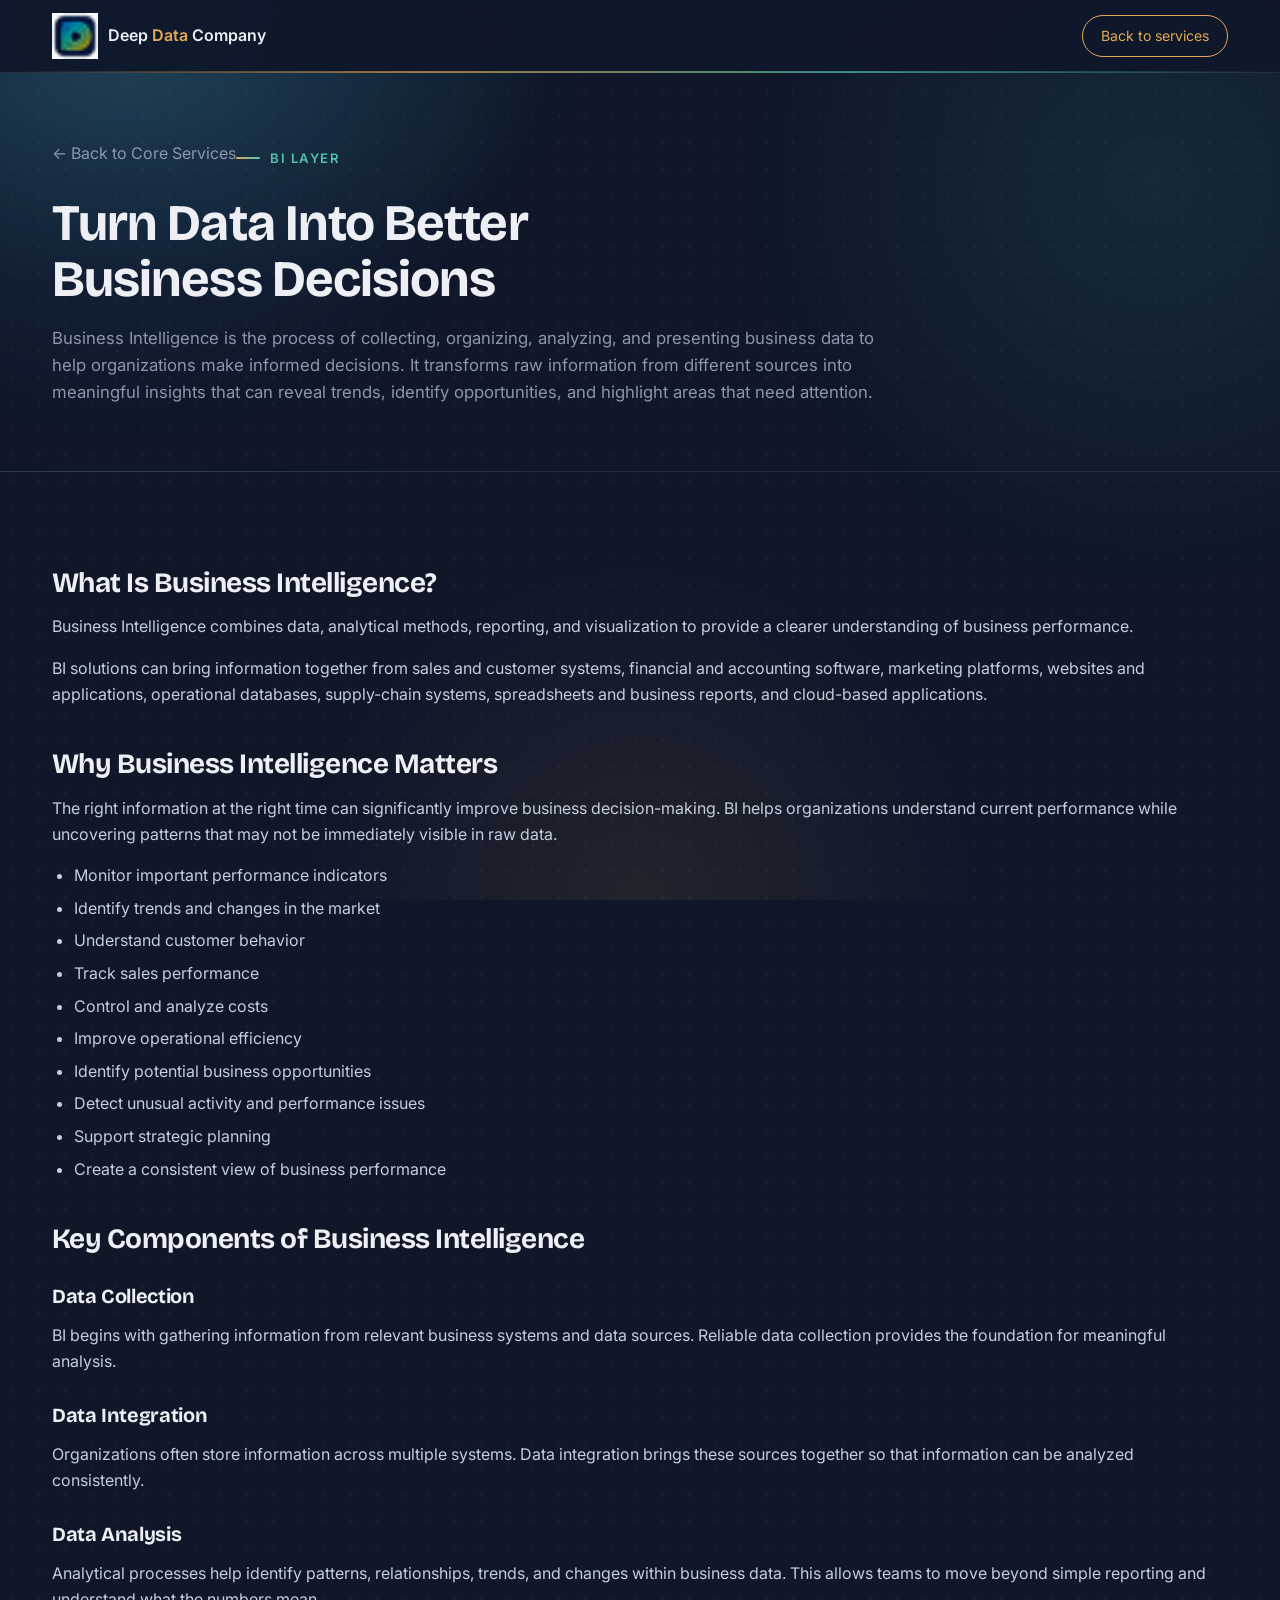
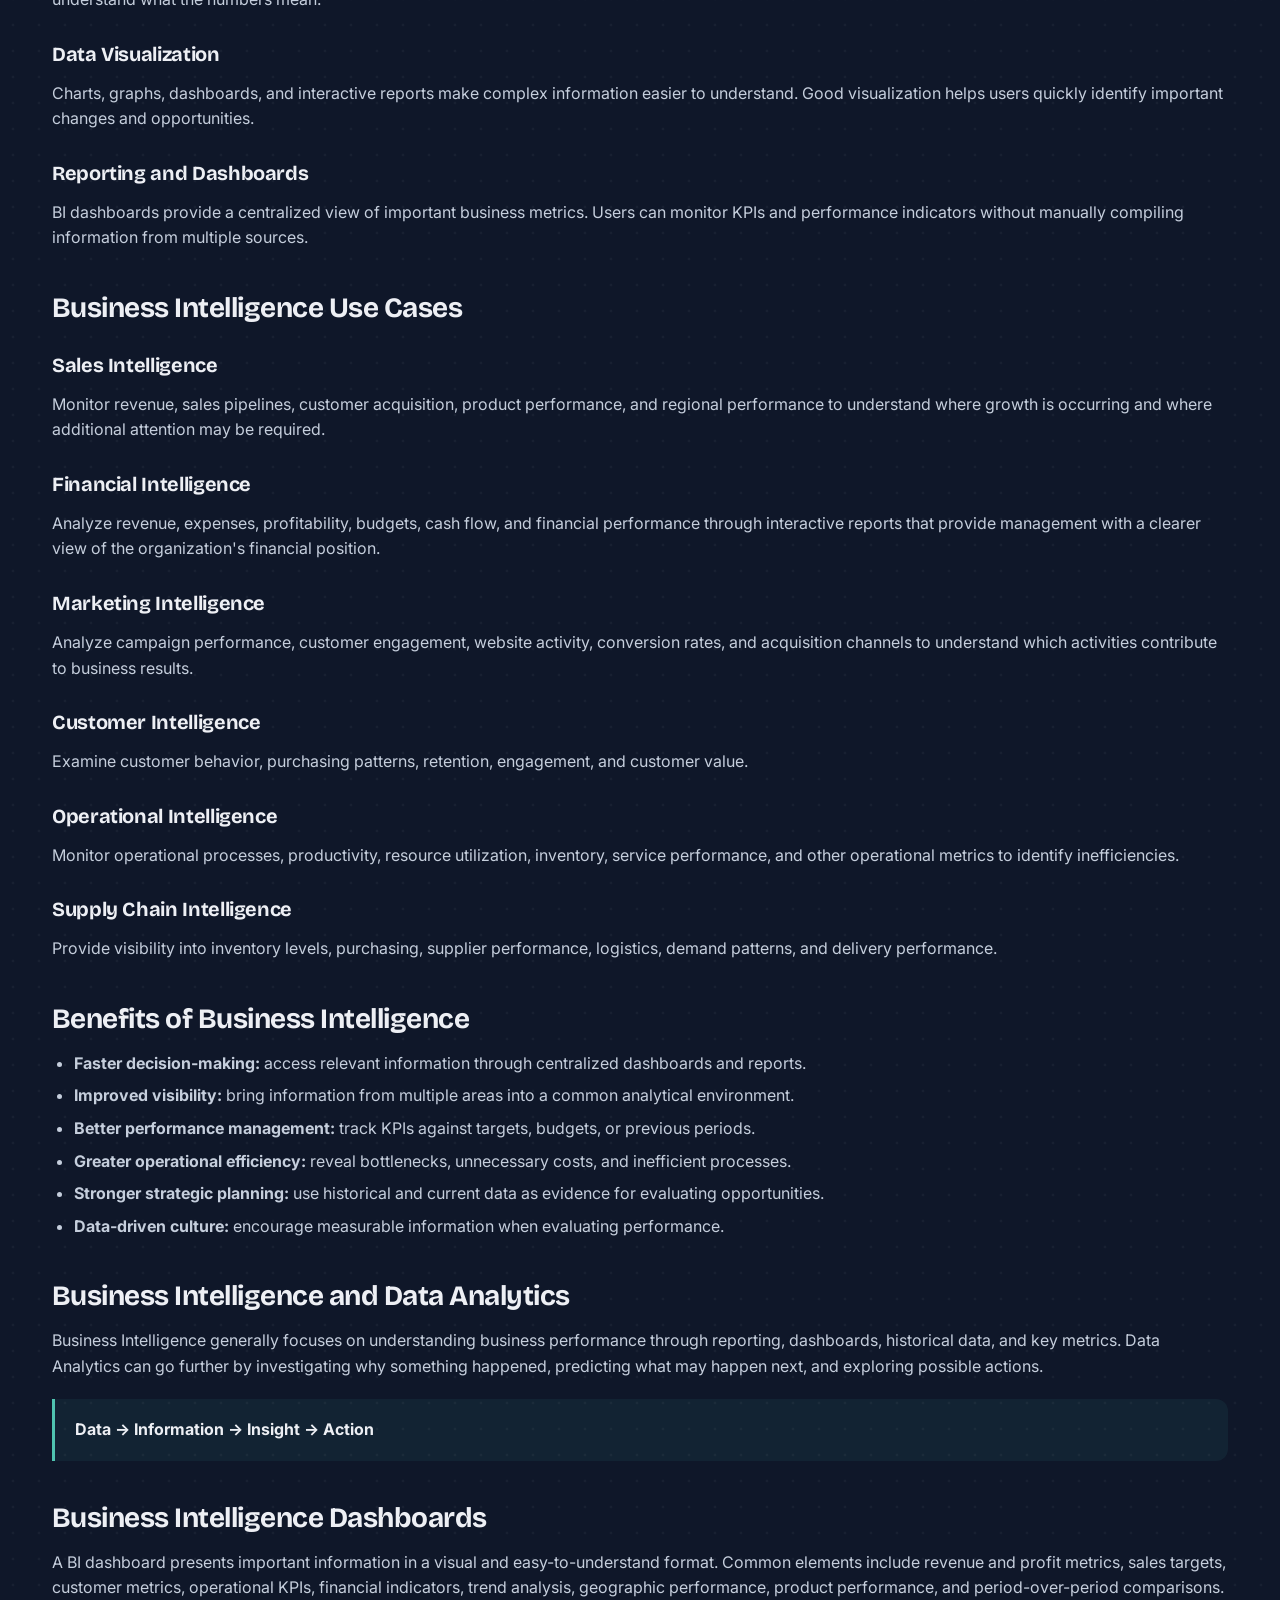
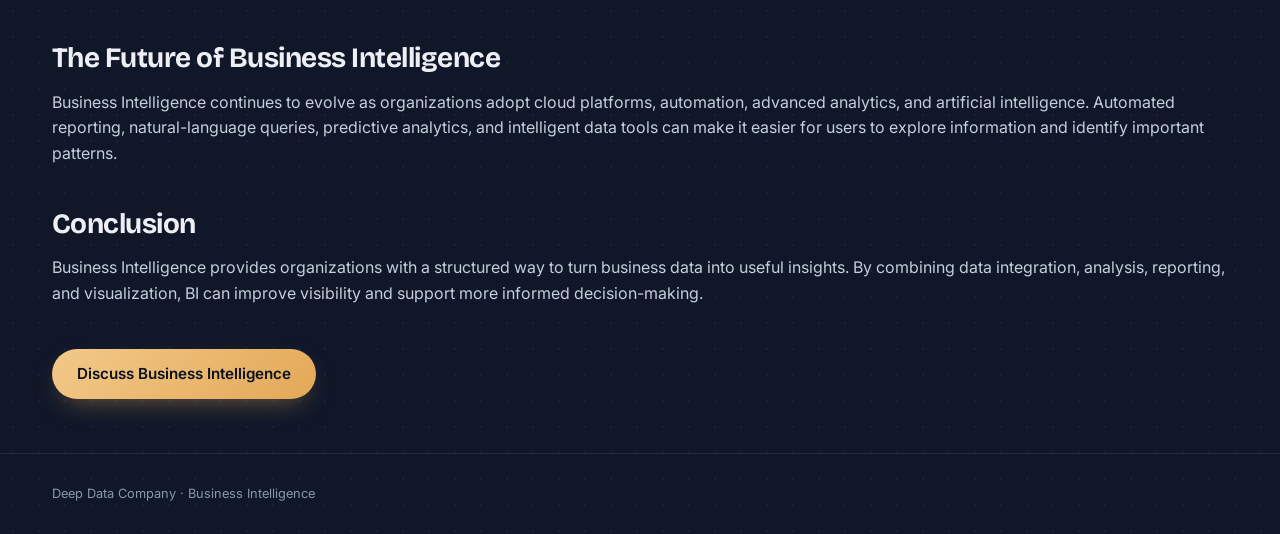
<file: business-intelligence.html>
<!doctype html><html lang="en"><head><meta charset="utf-8"><meta name="viewport" content="width=device-width,initial-scale=1"><title>Business Intelligence — Deep Data Company</title><link rel="icon" type="image/png" href="/favicon.png"><link rel="stylesheet" href="shared.css"><link rel="preconnect" href="https://fonts.googleapis.com"><link href="https://fonts.googleapis.com/css2?family=Bricolage+Grotesque:opsz,wght@12..96,400..800&amp;family=Inter:wght@400;500;600&amp;display=swap" rel="stylesheet"></head><body style="--stage-color:var(--teal)"><header class="nav"><div class="wrap"><a class="brand" href="index.html"><img class="brand-logo" src="/favicon.png" alt=""><span>Deep <span class="brand-accent">Data</span> Company</span></a><a class="nav-cta" href="index.html#services">Back to services</a></div></header><section class="detail-hero"><div class="wrap"><a class="back" href="index.html#services">← Back to Core Services</a><p class="eyebrow">BI Layer</p><h1>Turn Data Into Better Business Decisions</h1><p class="intro">Business Intelligence is the process of collecting, organizing, analyzing, and presenting business data to help organizations make informed decisions. It transforms raw information from different sources into meaningful insights that can reveal trends, identify opportunities, and highlight areas that need attention.</p></div></section><main class="detail-content"><div class="wrap"><h2>What Is Business Intelligence?</h2><p>Business Intelligence combines data, analytical methods, reporting, and visualization to provide a clearer understanding of business performance.</p><p>BI solutions can bring information together from sales and customer systems, financial and accounting software, marketing platforms, websites and applications, operational databases, supply-chain systems, spreadsheets and business reports, and cloud-based applications.</p><h2>Why Business Intelligence Matters</h2><p>The right information at the right time can significantly improve business decision-making. BI helps organizations understand current performance while uncovering patterns that may not be immediately visible in raw data.</p><ul><li>Monitor important performance indicators</li><li>Identify trends and changes in the market</li><li>Understand customer behavior</li><li>Track sales performance</li><li>Control and analyze costs</li><li>Improve operational efficiency</li><li>Identify potential business opportunities</li><li>Detect unusual activity and performance issues</li><li>Support strategic planning</li><li>Create a consistent view of business performance</li></ul><h2>Key Components of Business Intelligence</h2><h3>Data Collection</h3><p>BI begins with gathering information from relevant business systems and data sources. Reliable data collection provides the foundation for meaningful analysis.</p><h3>Data Integration</h3><p>Organizations often store information across multiple systems. Data integration brings these sources together so that information can be analyzed consistently.</p><h3>Data Analysis</h3><p>Analytical processes help identify patterns, relationships, trends, and changes within business data. This allows teams to move beyond simple reporting and understand what the numbers mean.</p><h3>Data Visualization</h3><p>Charts, graphs, dashboards, and interactive reports make complex information easier to understand. Good visualization helps users quickly identify important changes and opportunities.</p><h3>Reporting and Dashboards</h3><p>BI dashboards provide a centralized view of important business metrics. Users can monitor KPIs and performance indicators without manually compiling information from multiple sources.</p><h2>Business Intelligence Use Cases</h2><h3>Sales Intelligence</h3><p>Monitor revenue, sales pipelines, customer acquisition, product performance, and regional performance to understand where growth is occurring and where additional attention may be required.</p><h3>Financial Intelligence</h3><p>Analyze revenue, expenses, profitability, budgets, cash flow, and financial performance through interactive reports that provide management with a clearer view of the organization's financial position.</p><h3>Marketing Intelligence</h3><p>Analyze campaign performance, customer engagement, website activity, conversion rates, and acquisition channels to understand which activities contribute to business results.</p><h3>Customer Intelligence</h3><p>Examine customer behavior, purchasing patterns, retention, engagement, and customer value.</p><h3>Operational Intelligence</h3><p>Monitor operational processes, productivity, resource utilization, inventory, service performance, and other operational metrics to identify inefficiencies.</p><h3>Supply Chain Intelligence</h3><p>Provide visibility into inventory levels, purchasing, supplier performance, logistics, demand patterns, and delivery performance.</p><h2>Benefits of Business Intelligence</h2><ul><li><strong>Faster decision-making:</strong> access relevant information through centralized dashboards and reports.</li><li><strong>Improved visibility:</strong> bring information from multiple areas into a common analytical environment.</li><li><strong>Better performance management:</strong> track KPIs against targets, budgets, or previous periods.</li><li><strong>Greater operational efficiency:</strong> reveal bottlenecks, unnecessary costs, and inefficient processes.</li><li><strong>Stronger strategic planning:</strong> use historical and current data as evidence for evaluating opportunities.</li><li><strong>Data-driven culture:</strong> encourage measurable information when evaluating performance.</li></ul><h2>Business Intelligence and Data Analytics</h2><p>Business Intelligence generally focuses on understanding business performance through reporting, dashboards, historical data, and key metrics. Data Analytics can go further by investigating why something happened, predicting what may happen next, and exploring possible actions.</p><div class="callout"><strong>Data → Information → Insight → Action</strong></div><h2>Business Intelligence Dashboards</h2><p>A BI dashboard presents important information in a visual and easy-to-understand format. Common elements include revenue and profit metrics, sales targets, customer metrics, operational KPIs, financial indicators, trend analysis, geographic performance, product performance, and period-over-period comparisons.</p><h2>The Future of Business Intelligence</h2><p>Business Intelligence continues to evolve as organizations adopt cloud platforms, automation, advanced analytics, and artificial intelligence. Automated reporting, natural-language queries, predictive analytics, and intelligent data tools can make it easier for users to explore information and identify important patterns.</p><h2>Conclusion</h2><p>Business Intelligence provides organizations with a structured way to turn business data into useful insights. By combining data integration, analysis, reporting, and visualization, BI can improve visibility and support more informed decision-making.</p><div style="margin-top:42px"><a class="btn-primary" href="mailto:info@deepdatacompany.com">Discuss Business Intelligence</a></div></div></main><footer><div class="wrap">Deep Data Company · Business Intelligence</div></footer></body></html>
</file>
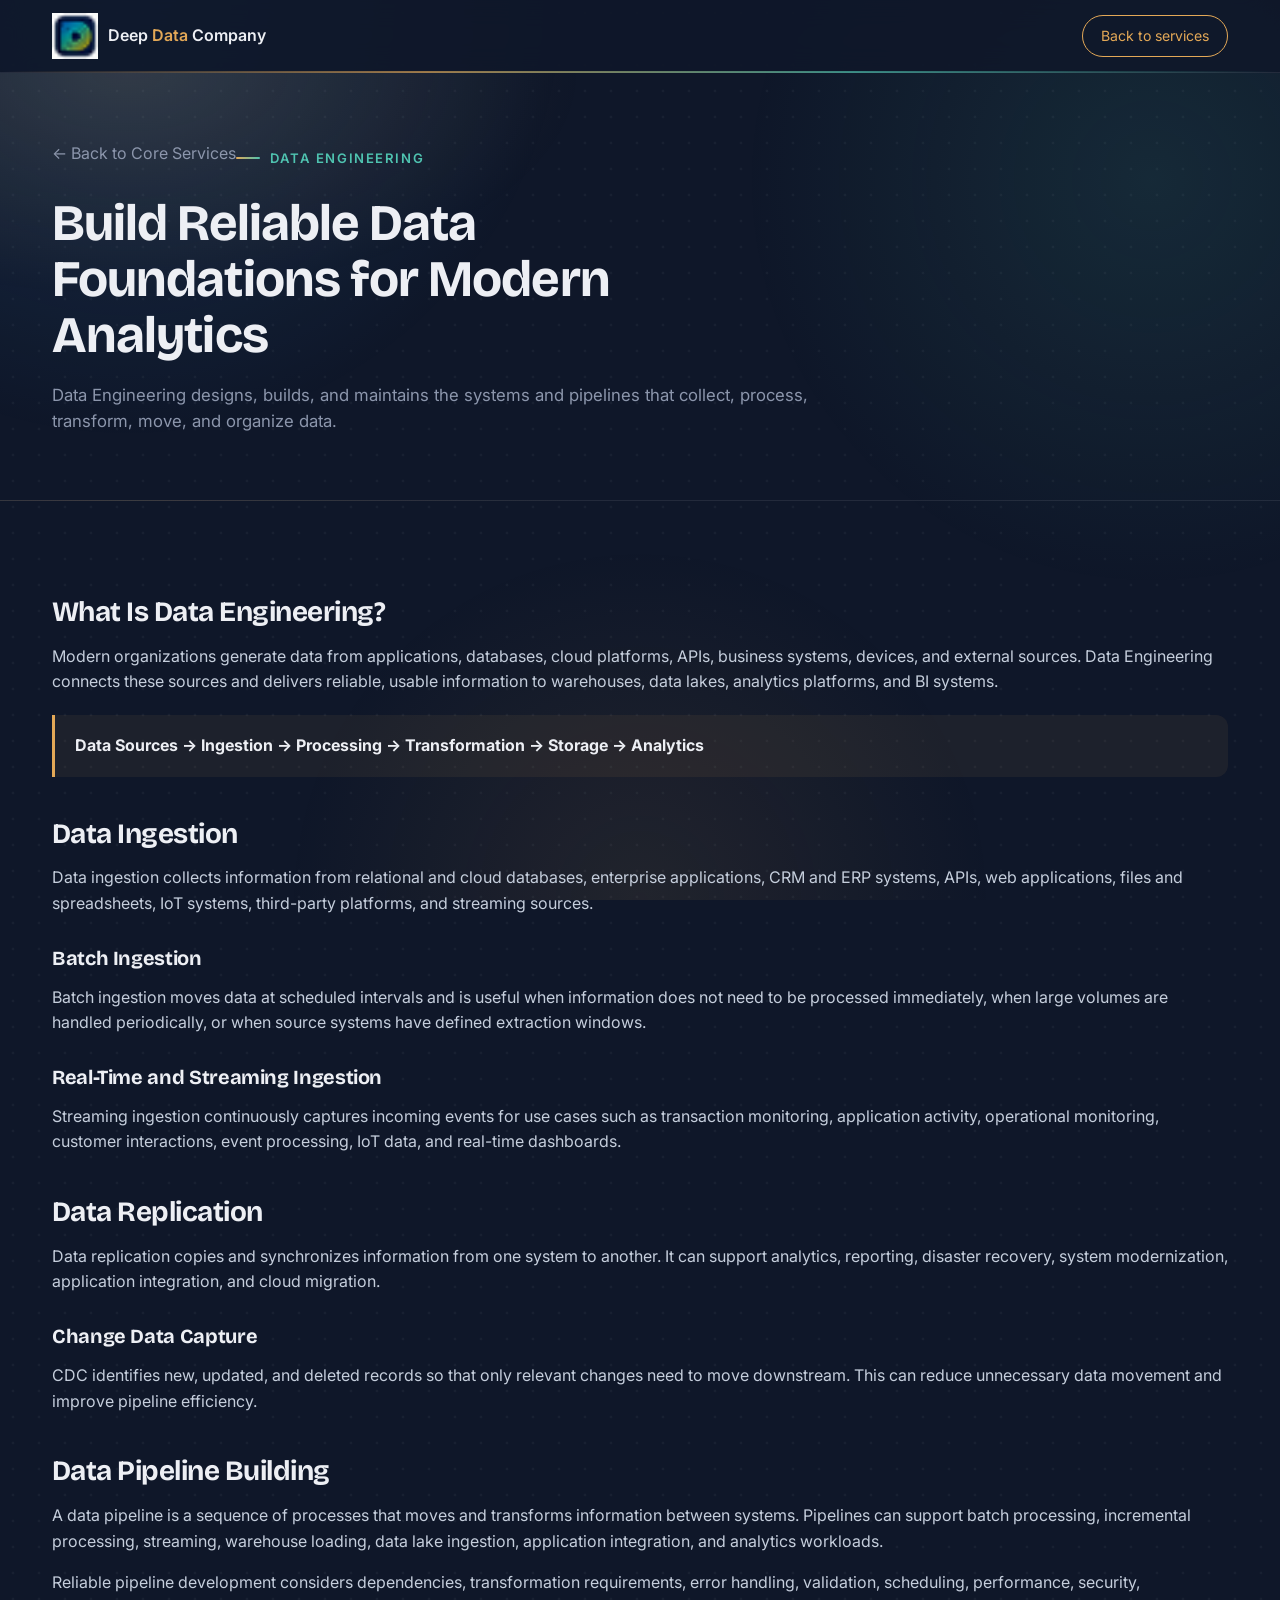
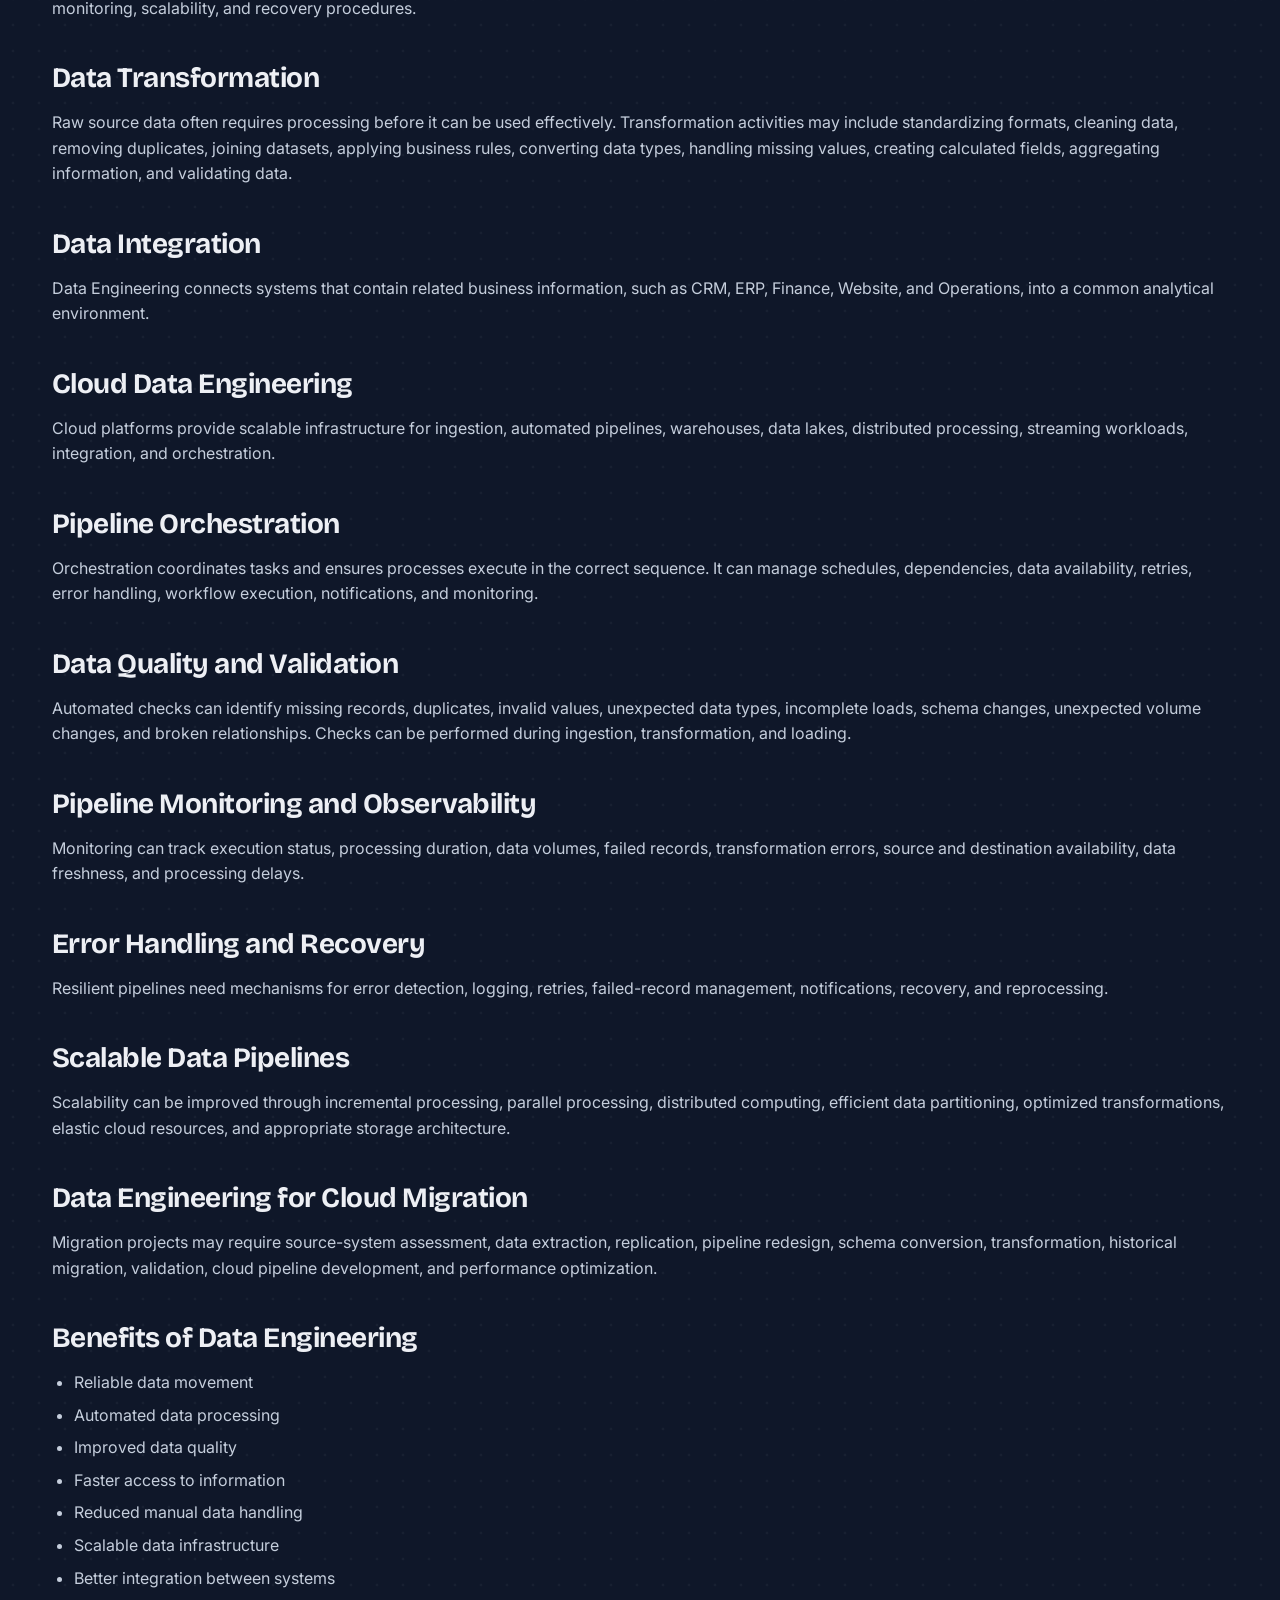
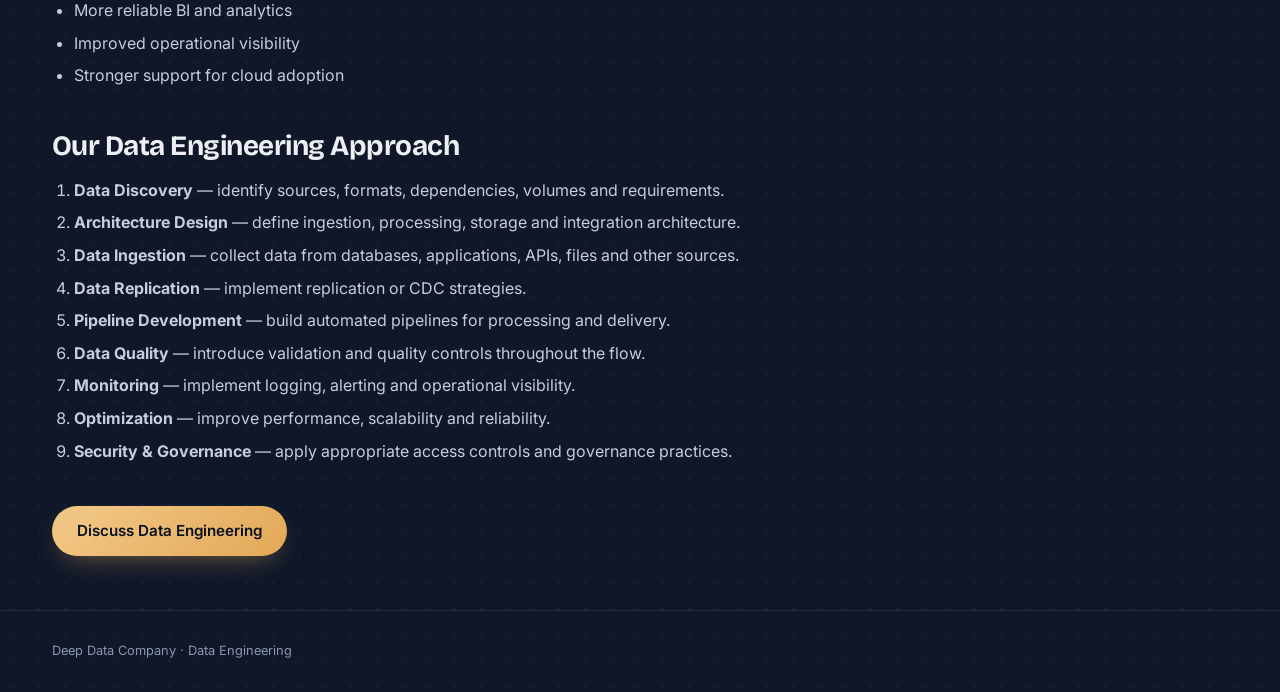
<file: data-engineering.html>
<!doctype html><html lang="en"><head><meta charset="utf-8"><meta name="viewport" content="width=device-width,initial-scale=1"><title>Data Engineering — Deep Data Company</title><link rel="icon" type="image/png" href="/favicon.png"><link rel="stylesheet" href="shared.css"><link rel="preconnect" href="https://fonts.googleapis.com"><link href="https://fonts.googleapis.com/css2?family=Bricolage+Grotesque:opsz,wght@12..96,400..800&amp;family=Inter:wght@400;500;600&amp;display=swap" rel="stylesheet"></head><body style="--stage-color:var(--gold)"><header class="nav"><div class="wrap"><a class="brand" href="index.html"><img class="brand-logo" src="/favicon.png" alt=""><span>Deep <span class="brand-accent">Data</span> Company</span></a><a class="nav-cta" href="index.html#services">Back to services</a></div></header><section class="detail-hero"><div class="wrap"><a class="back" href="index.html#services">← Back to Core Services</a><p class="eyebrow">Data Engineering</p><h1>Build Reliable Data Foundations for Modern Analytics</h1><p class="intro">Data Engineering designs, builds, and maintains the systems and pipelines that collect, process, transform, move, and organize data.</p></div></section><main class="detail-content"><div class="wrap"><h2>What Is Data Engineering?</h2><p>Modern organizations generate data from applications, databases, cloud platforms, APIs, business systems, devices, and external sources. Data Engineering connects these sources and delivers reliable, usable information to warehouses, data lakes, analytics platforms, and BI systems.</p><div class="callout"><strong>Data Sources → Ingestion → Processing → Transformation → Storage → Analytics</strong></div><h2>Data Ingestion</h2><p>Data ingestion collects information from relational and cloud databases, enterprise applications, CRM and ERP systems, APIs, web applications, files and spreadsheets, IoT systems, third-party platforms, and streaming sources.</p><h3>Batch Ingestion</h3><p>Batch ingestion moves data at scheduled intervals and is useful when information does not need to be processed immediately, when large volumes are handled periodically, or when source systems have defined extraction windows.</p><h3>Real-Time and Streaming Ingestion</h3><p>Streaming ingestion continuously captures incoming events for use cases such as transaction monitoring, application activity, operational monitoring, customer interactions, event processing, IoT data, and real-time dashboards.</p><h2>Data Replication</h2><p>Data replication copies and synchronizes information from one system to another. It can support analytics, reporting, disaster recovery, system modernization, application integration, and cloud migration.</p><h3>Change Data Capture</h3><p>CDC identifies new, updated, and deleted records so that only relevant changes need to move downstream. This can reduce unnecessary data movement and improve pipeline efficiency.</p><h2>Data Pipeline Building</h2><p>A data pipeline is a sequence of processes that moves and transforms information between systems. Pipelines can support batch processing, incremental processing, streaming, warehouse loading, data lake ingestion, application integration, and analytics workloads.</p><p>Reliable pipeline development considers dependencies, transformation requirements, error handling, validation, scheduling, performance, security, monitoring, scalability, and recovery procedures.</p><h2>Data Transformation</h2><p>Raw source data often requires processing before it can be used effectively. Transformation activities may include standardizing formats, cleaning data, removing duplicates, joining datasets, applying business rules, converting data types, handling missing values, creating calculated fields, aggregating information, and validating data.</p><h2>Data Integration</h2><p>Data Engineering connects systems that contain related business information, such as CRM, ERP, Finance, Website, and Operations, into a common analytical environment.</p><h2>Cloud Data Engineering</h2><p>Cloud platforms provide scalable infrastructure for ingestion, automated pipelines, warehouses, data lakes, distributed processing, streaming workloads, integration, and orchestration.</p><h2>Pipeline Orchestration</h2><p>Orchestration coordinates tasks and ensures processes execute in the correct sequence. It can manage schedules, dependencies, data availability, retries, error handling, workflow execution, notifications, and monitoring.</p><h2>Data Quality and Validation</h2><p>Automated checks can identify missing records, duplicates, invalid values, unexpected data types, incomplete loads, schema changes, unexpected volume changes, and broken relationships. Checks can be performed during ingestion, transformation, and loading.</p><h2>Pipeline Monitoring and Observability</h2><p>Monitoring can track execution status, processing duration, data volumes, failed records, transformation errors, source and destination availability, data freshness, and processing delays.</p><h2>Error Handling and Recovery</h2><p>Resilient pipelines need mechanisms for error detection, logging, retries, failed-record management, notifications, recovery, and reprocessing.</p><h2>Scalable Data Pipelines</h2><p>Scalability can be improved through incremental processing, parallel processing, distributed computing, efficient data partitioning, optimized transformations, elastic cloud resources, and appropriate storage architecture.</p><h2>Data Engineering for Cloud Migration</h2><p>Migration projects may require source-system assessment, data extraction, replication, pipeline redesign, schema conversion, transformation, historical migration, validation, cloud pipeline development, and performance optimization.</p><h2>Benefits of Data Engineering</h2><ul><li>Reliable data movement</li><li>Automated data processing</li><li>Improved data quality</li><li>Faster access to information</li><li>Reduced manual data handling</li><li>Scalable data infrastructure</li><li>Better integration between systems</li><li>More reliable BI and analytics</li><li>Improved operational visibility</li><li>Stronger support for cloud adoption</li></ul><h2>Our Data Engineering Approach</h2><ol><li><strong>Data Discovery</strong> — identify sources, formats, dependencies, volumes and requirements.</li><li><strong>Architecture Design</strong> — define ingestion, processing, storage and integration architecture.</li><li><strong>Data Ingestion</strong> — collect data from databases, applications, APIs, files and other sources.</li><li><strong>Data Replication</strong> — implement replication or CDC strategies.</li><li><strong>Pipeline Development</strong> — build automated pipelines for processing and delivery.</li><li><strong>Data Quality</strong> — introduce validation and quality controls throughout the flow.</li><li><strong>Monitoring</strong> — implement logging, alerting and operational visibility.</li><li><strong>Optimization</strong> — improve performance, scalability and reliability.</li><li><strong>Security &amp; Governance</strong> — apply appropriate access controls and governance practices.</li></ol><div style="margin-top:42px"><a class="btn-primary" href="mailto:info@deepdatacompany.com">Discuss Data Engineering</a></div></div></main><footer><div class="wrap">Deep Data Company · Data Engineering</div></footer></body></html>
</file>
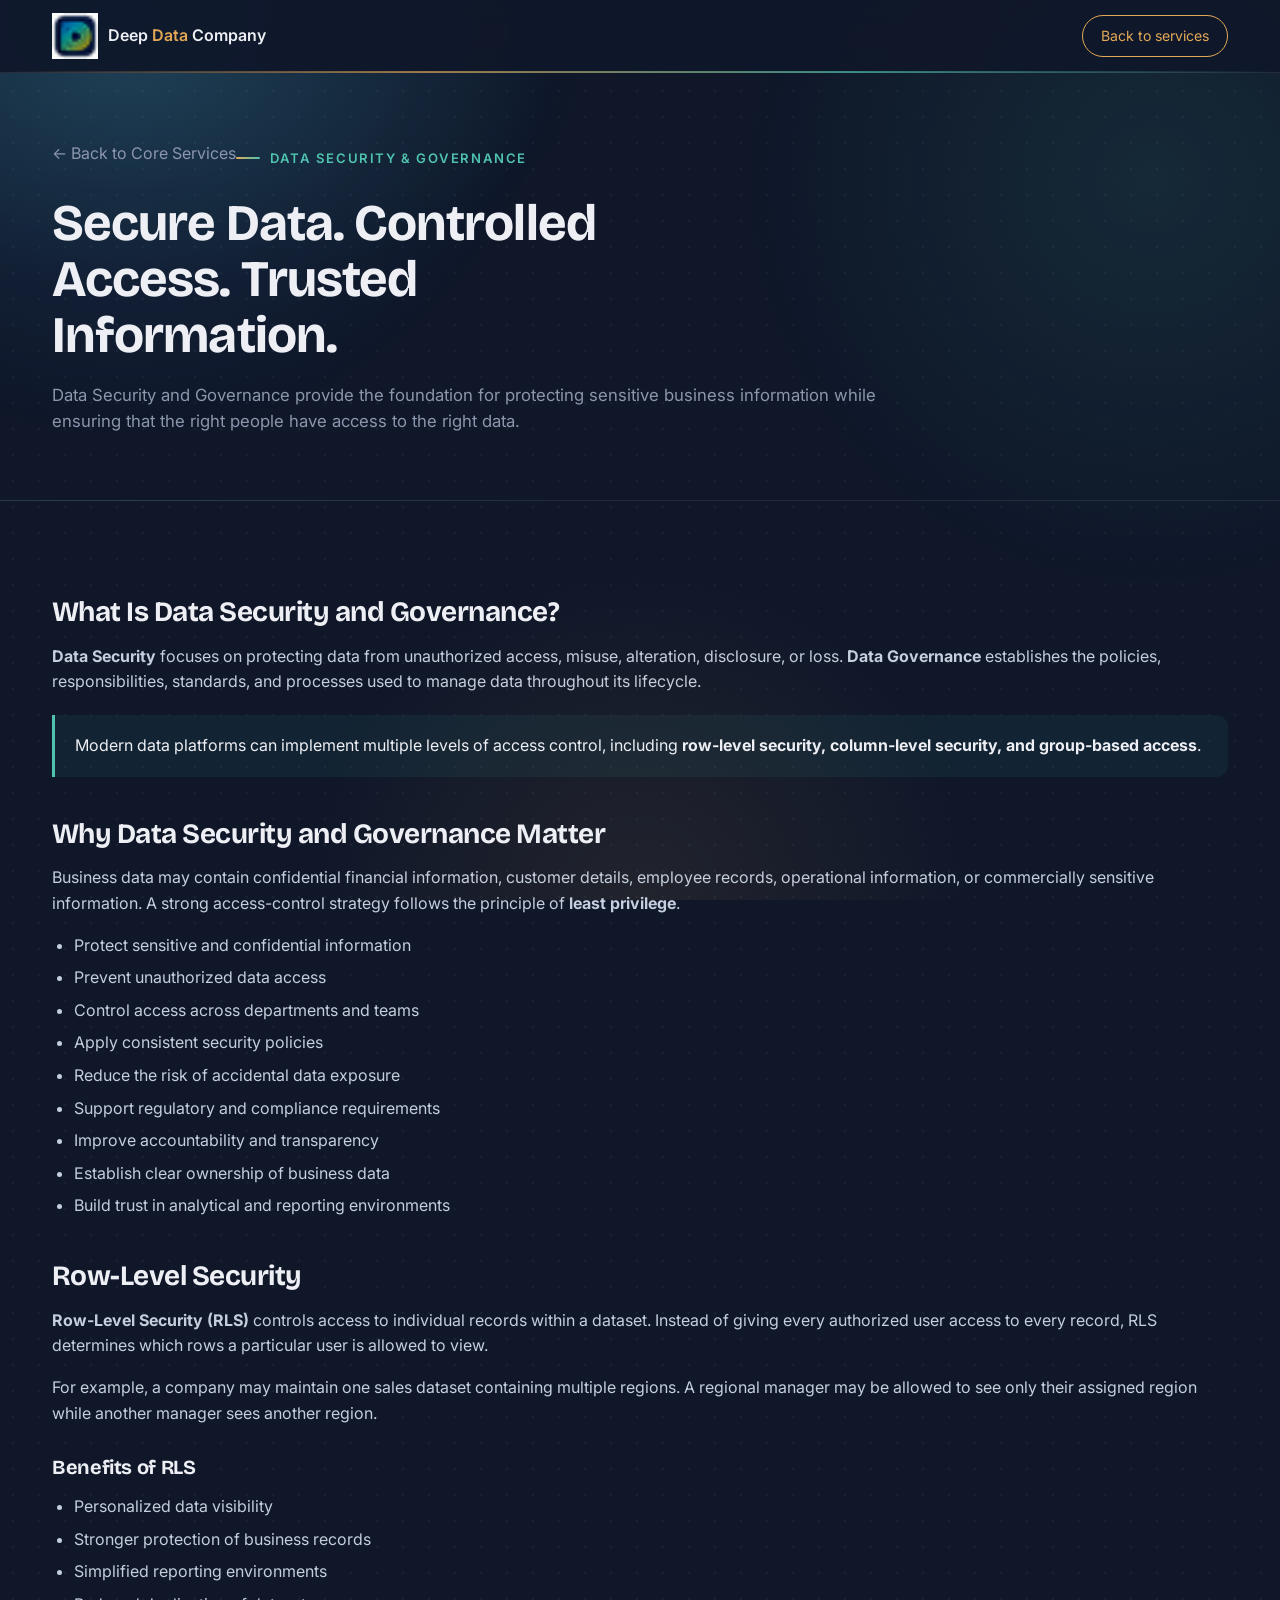
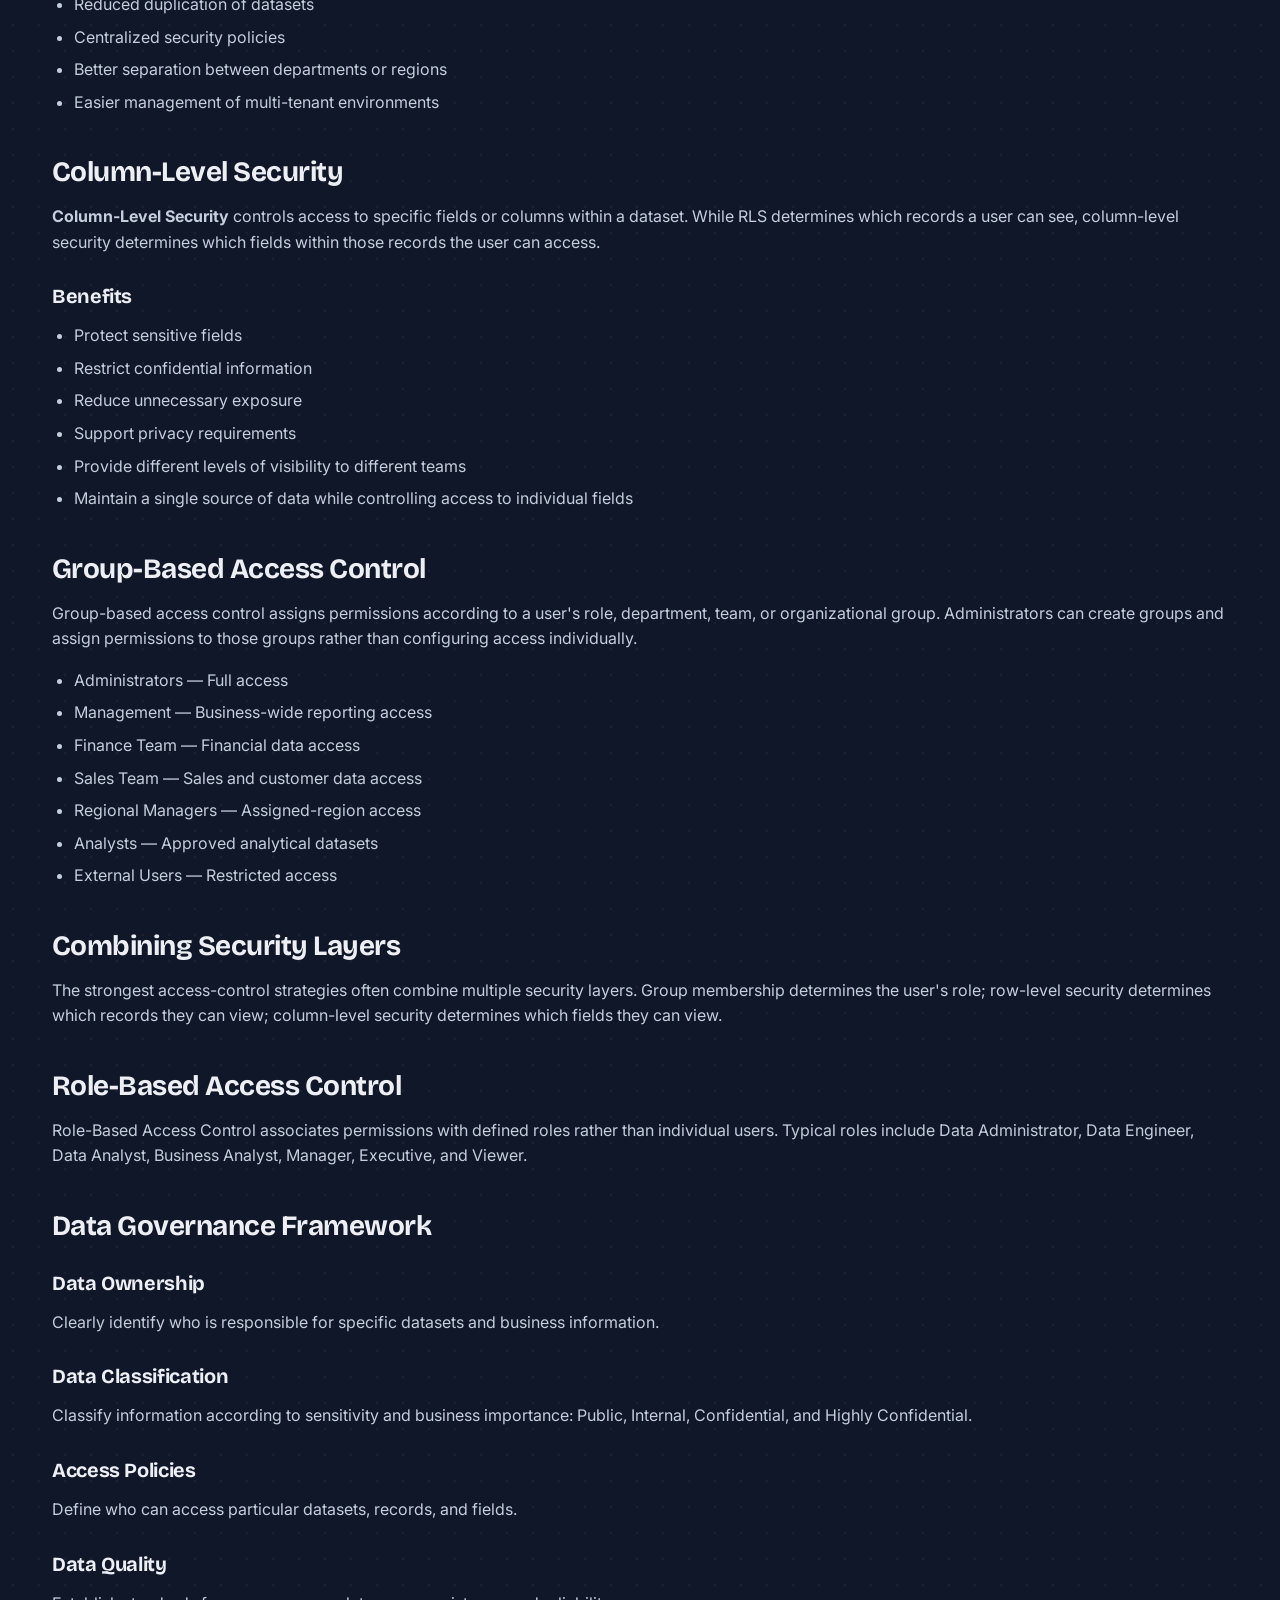
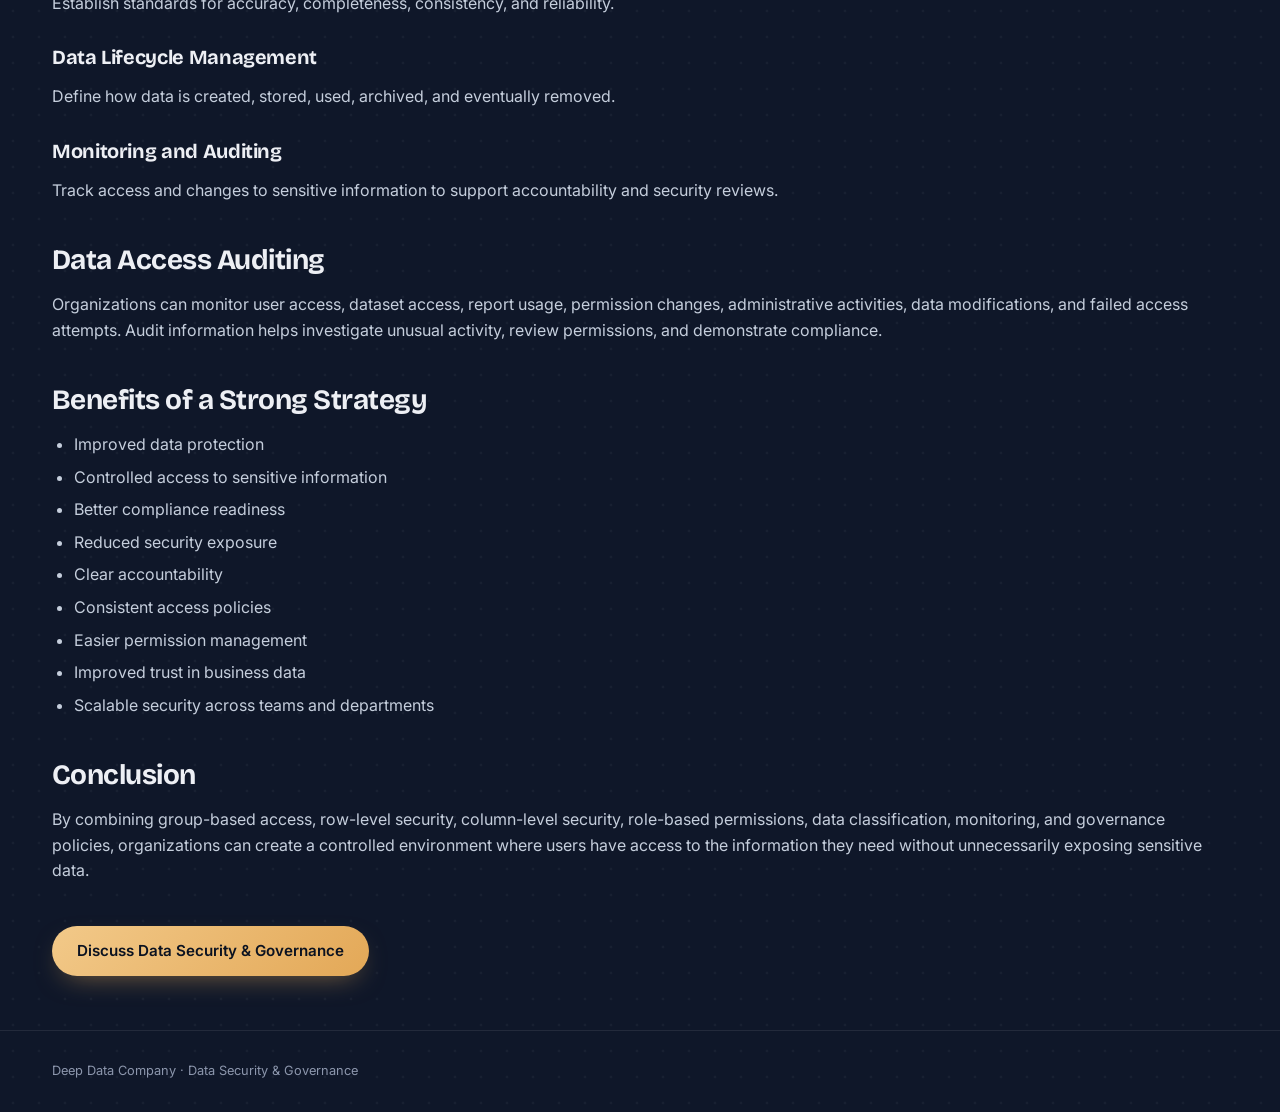
<file: data-security-governance.html>
<!doctype html><html lang="en"><head><meta charset="utf-8"><meta name="viewport" content="width=device-width,initial-scale=1"><title>Data Security &amp; Governance — Deep Data Company</title><link rel="icon" type="image/png" href="/favicon.png"><link rel="stylesheet" href="shared.css"><link rel="preconnect" href="https://fonts.googleapis.com"><link href="https://fonts.googleapis.com/css2?family=Bricolage+Grotesque:opsz,wght@12..96,400..800&amp;family=Inter:wght@400;500;600&amp;display=swap" rel="stylesheet"></head><body style="--stage-color:var(--teal)"><header class="nav"><div class="wrap"><a class="brand" href="index.html"><img class="brand-logo" src="/favicon.png" alt=""><span>Deep <span class="brand-accent">Data</span> Company</span></a><a class="nav-cta" href="index.html#services">Back to services</a></div></header><section class="detail-hero"><div class="wrap"><a class="back" href="index.html#services">← Back to Core Services</a><p class="eyebrow">Data Security &amp; Governance</p><h1>Secure Data. Controlled Access. Trusted Information.</h1><p class="intro">Data Security and Governance provide the foundation for protecting sensitive business information while ensuring that the right people have access to the right data.</p></div></section><main class="detail-content"><div class="wrap"><h2>What Is Data Security and Governance?</h2><p><strong>Data Security</strong> focuses on protecting data from unauthorized access, misuse, alteration, disclosure, or loss. <strong>Data Governance</strong> establishes the policies, responsibilities, standards, and processes used to manage data throughout its lifecycle.</p><div class="callout">Modern data platforms can implement multiple levels of access control, including <strong>row-level security, column-level security, and group-based access</strong>.</div><h2>Why Data Security and Governance Matter</h2><p>Business data may contain confidential financial information, customer details, employee records, operational information, or commercially sensitive information. A strong access-control strategy follows the principle of <strong>least privilege</strong>.</p><ul><li>Protect sensitive and confidential information</li><li>Prevent unauthorized data access</li><li>Control access across departments and teams</li><li>Apply consistent security policies</li><li>Reduce the risk of accidental data exposure</li><li>Support regulatory and compliance requirements</li><li>Improve accountability and transparency</li><li>Establish clear ownership of business data</li><li>Build trust in analytical and reporting environments</li></ul><h2>Row-Level Security</h2><p><strong>Row-Level Security (RLS)</strong> controls access to individual records within a dataset. Instead of giving every authorized user access to every record, RLS determines which rows a particular user is allowed to view.</p><p>For example, a company may maintain one sales dataset containing multiple regions. A regional manager may be allowed to see only their assigned region while another manager sees another region.</p><h3>Benefits of RLS</h3><ul><li>Personalized data visibility</li><li>Stronger protection of business records</li><li>Simplified reporting environments</li><li>Reduced duplication of datasets</li><li>Centralized security policies</li><li>Better separation between departments or regions</li><li>Easier management of multi-tenant environments</li></ul><h2>Column-Level Security</h2><p><strong>Column-Level Security</strong> controls access to specific fields or columns within a dataset. While RLS determines which records a user can see, column-level security determines which fields within those records the user can access.</p><h3>Benefits</h3><ul><li>Protect sensitive fields</li><li>Restrict confidential information</li><li>Reduce unnecessary exposure</li><li>Support privacy requirements</li><li>Provide different levels of visibility to different teams</li><li>Maintain a single source of data while controlling access to individual fields</li></ul><h2>Group-Based Access Control</h2><p>Group-based access control assigns permissions according to a user's role, department, team, or organizational group. Administrators can create groups and assign permissions to those groups rather than configuring access individually.</p><ul><li>Administrators — Full access</li><li>Management — Business-wide reporting access</li><li>Finance Team — Financial data access</li><li>Sales Team — Sales and customer data access</li><li>Regional Managers — Assigned-region access</li><li>Analysts — Approved analytical datasets</li><li>External Users — Restricted access</li></ul><h2>Combining Security Layers</h2><p>The strongest access-control strategies often combine multiple security layers. Group membership determines the user's role; row-level security determines which records they can view; column-level security determines which fields they can view.</p><h2>Role-Based Access Control</h2><p>Role-Based Access Control associates permissions with defined roles rather than individual users. Typical roles include Data Administrator, Data Engineer, Data Analyst, Business Analyst, Manager, Executive, and Viewer.</p><h2>Data Governance Framework</h2><h3>Data Ownership</h3><p>Clearly identify who is responsible for specific datasets and business information.</p><h3>Data Classification</h3><p>Classify information according to sensitivity and business importance: Public, Internal, Confidential, and Highly Confidential.</p><h3>Access Policies</h3><p>Define who can access particular datasets, records, and fields.</p><h3>Data Quality</h3><p>Establish standards for accuracy, completeness, consistency, and reliability.</p><h3>Data Lifecycle Management</h3><p>Define how data is created, stored, used, archived, and eventually removed.</p><h3>Monitoring and Auditing</h3><p>Track access and changes to sensitive information to support accountability and security reviews.</p><h2>Data Access Auditing</h2><p>Organizations can monitor user access, dataset access, report usage, permission changes, administrative activities, data modifications, and failed access attempts. Audit information helps investigate unusual activity, review permissions, and demonstrate compliance.</p><h2>Benefits of a Strong Strategy</h2><ul><li>Improved data protection</li><li>Controlled access to sensitive information</li><li>Better compliance readiness</li><li>Reduced security exposure</li><li>Clear accountability</li><li>Consistent access policies</li><li>Easier permission management</li><li>Improved trust in business data</li><li>Scalable security across teams and departments</li></ul><h2>Conclusion</h2><p>By combining group-based access, row-level security, column-level security, role-based permissions, data classification, monitoring, and governance policies, organizations can create a controlled environment where users have access to the information they need without unnecessarily exposing sensitive data.</p><div style="margin-top:42px"><a class="btn-primary" href="mailto:info@deepdatacompany.com">Discuss Data Security &amp; Governance</a></div></div></main><footer><div class="wrap">Deep Data Company · Data Security &amp; Governance</div></footer></body></html>
</file>
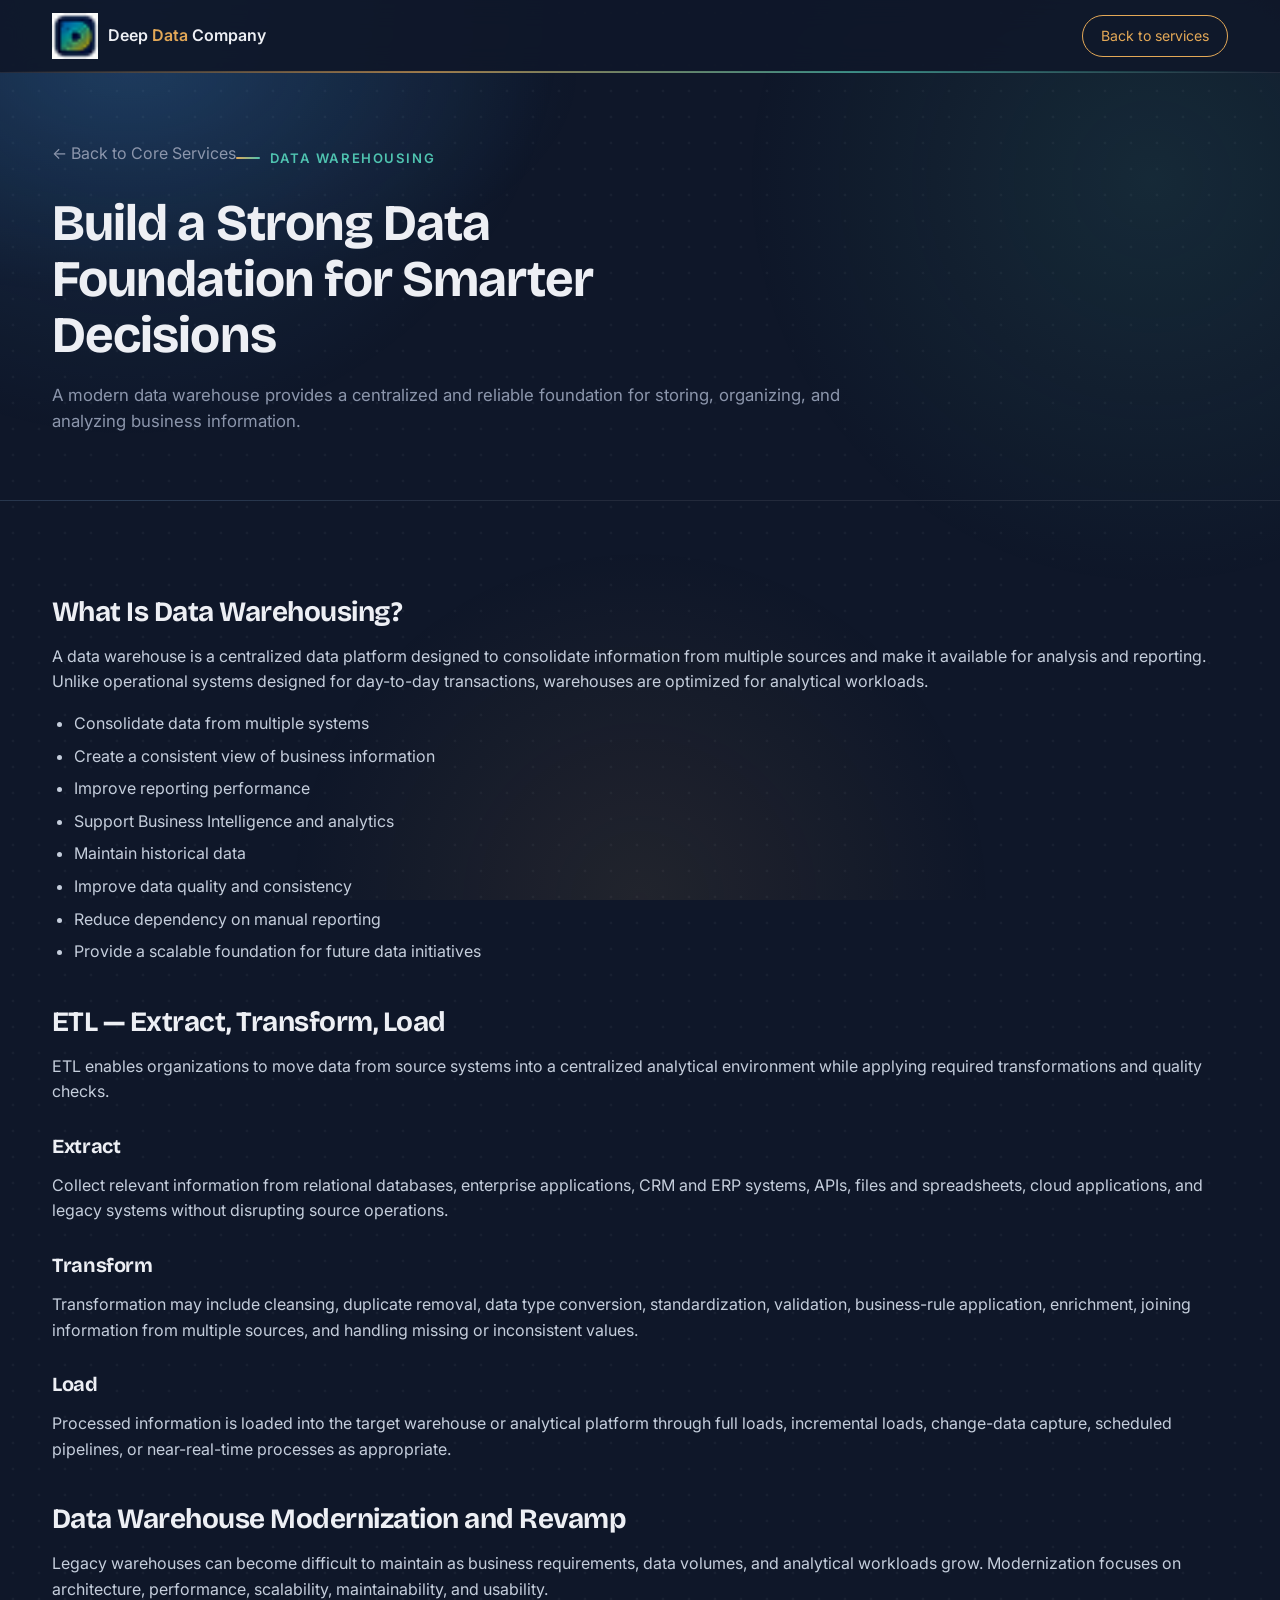
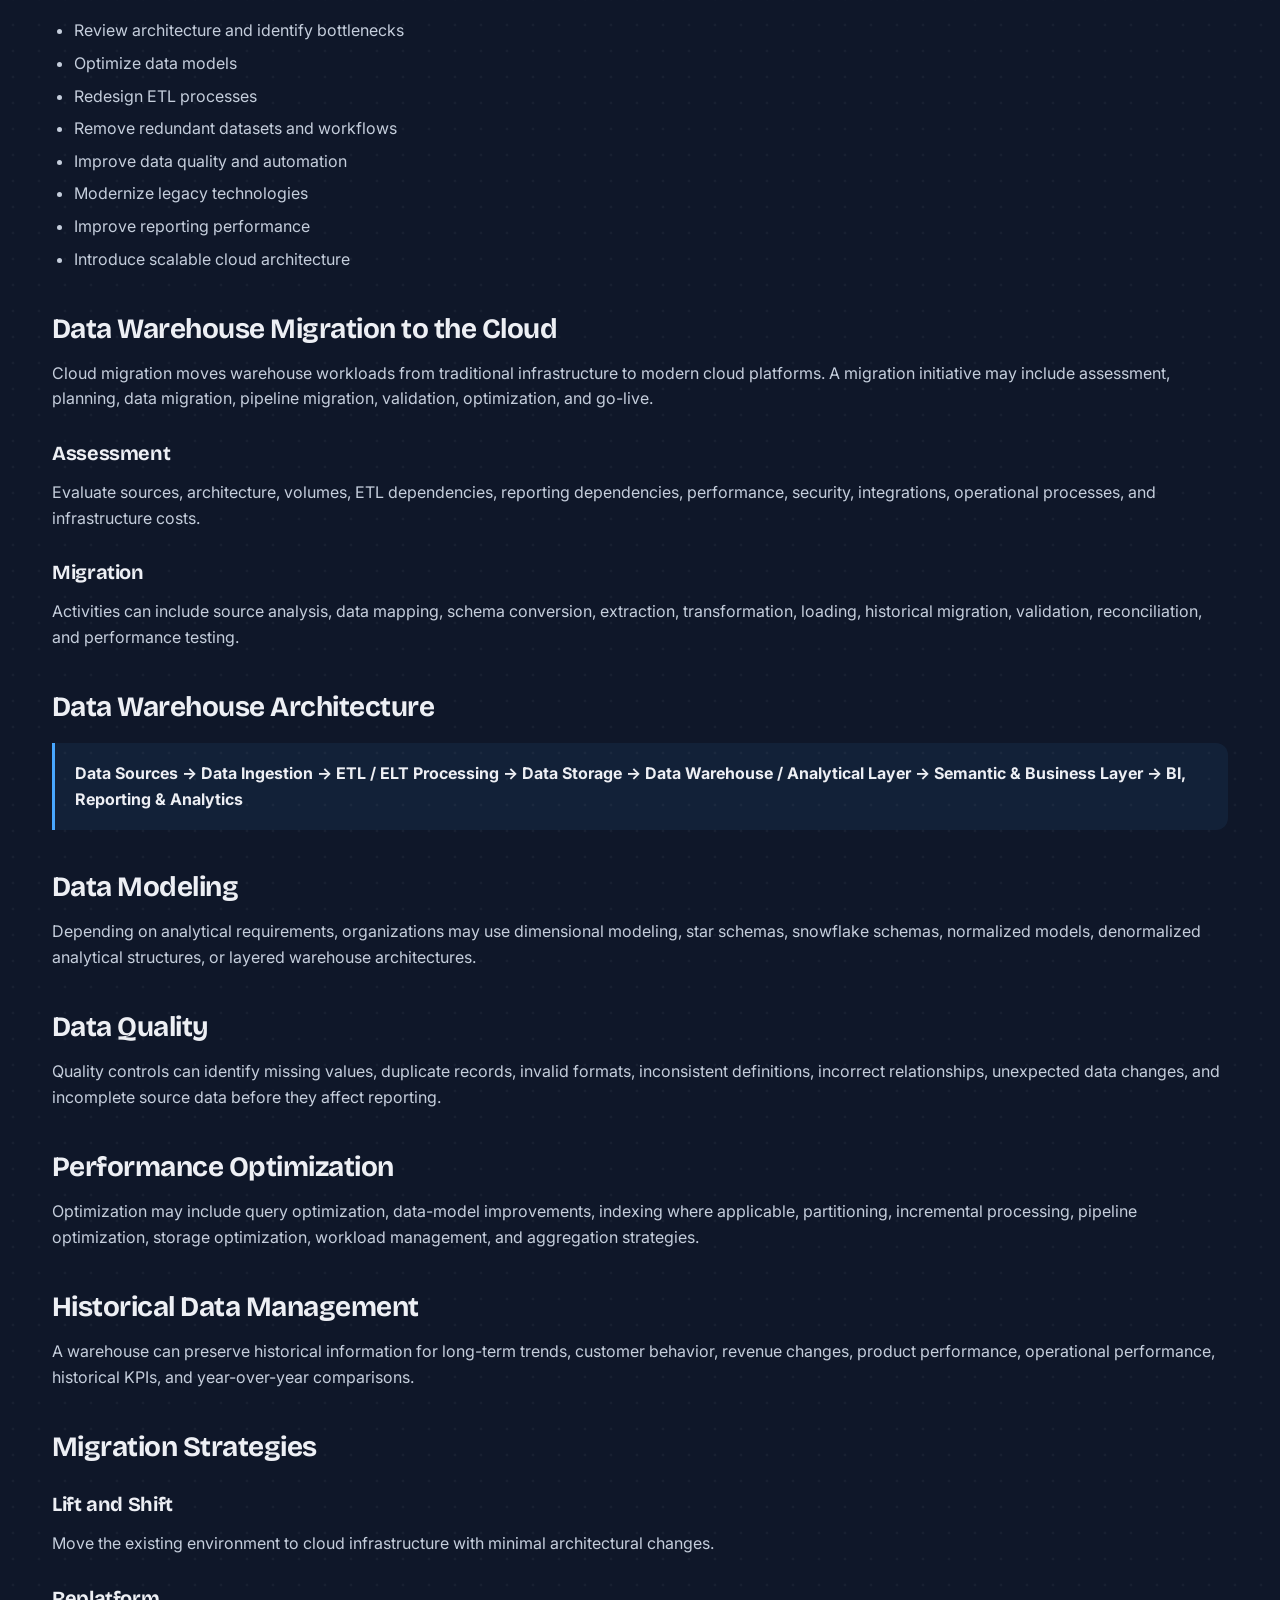
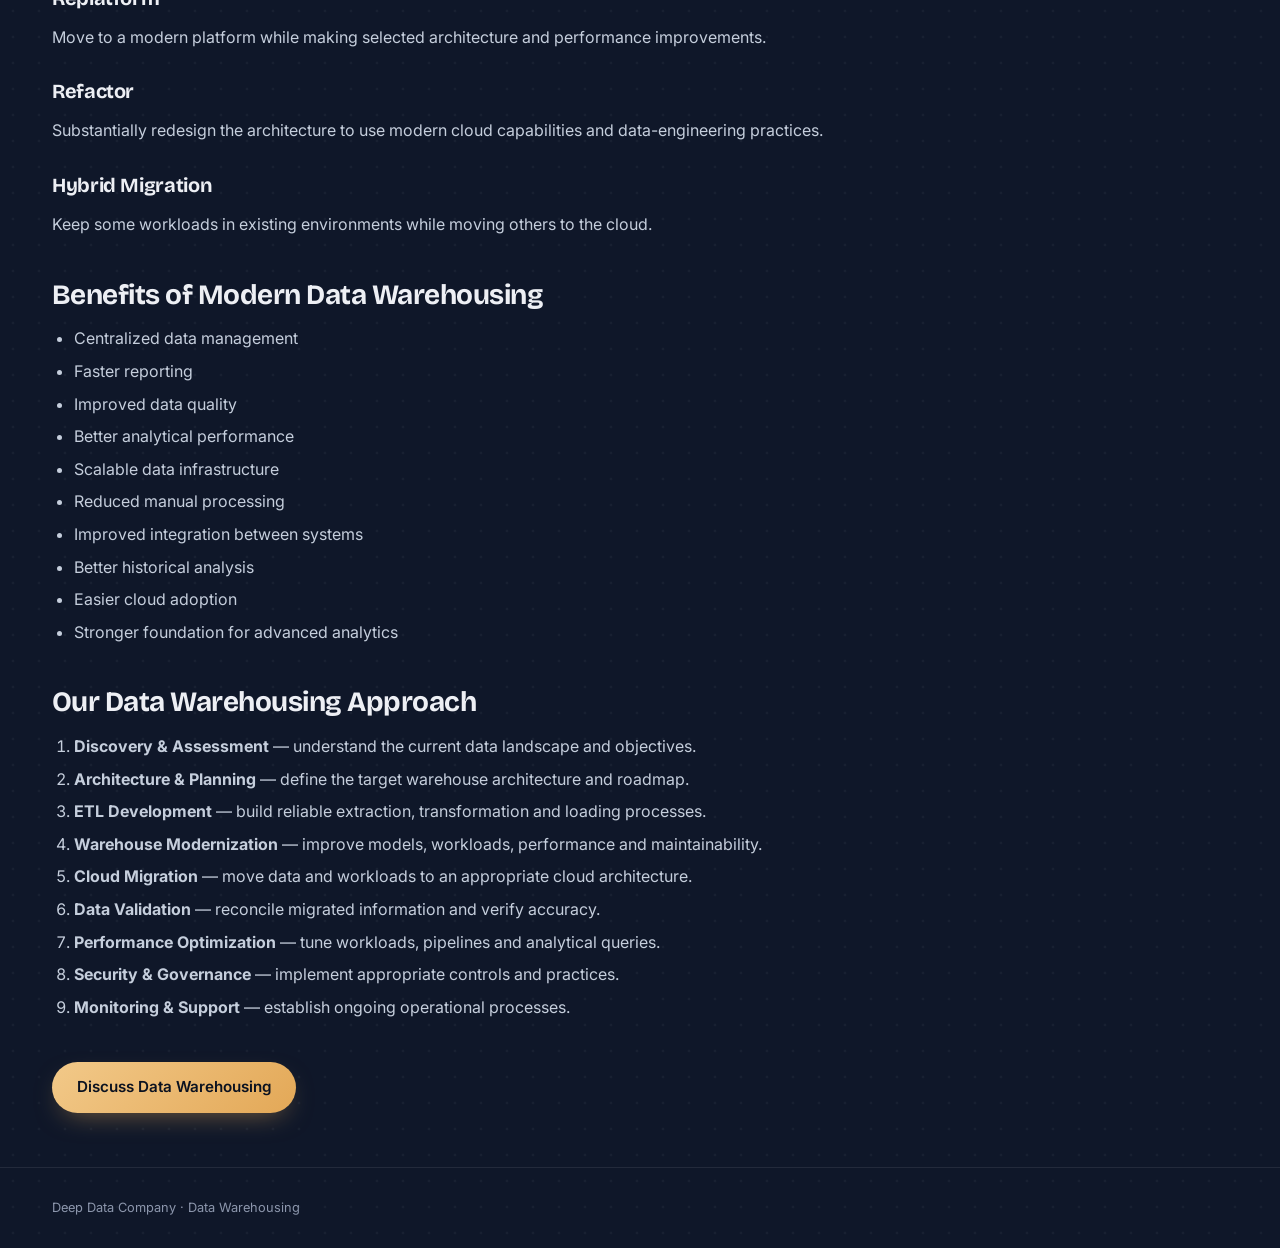
<file: data-warehousing.html>
<!doctype html><html lang="en"><head><meta charset="utf-8"><meta name="viewport" content="width=device-width,initial-scale=1"><title>Data Warehousing — Deep Data Company</title><link rel="icon" type="image/png" href="/favicon.png"><link rel="stylesheet" href="shared.css"><link rel="preconnect" href="https://fonts.googleapis.com"><link href="https://fonts.googleapis.com/css2?family=Bricolage+Grotesque:opsz,wght@12..96,400..800&amp;family=Inter:wght@400;500;600&amp;display=swap" rel="stylesheet"></head><body style="--stage-color:var(--blue)"><header class="nav"><div class="wrap"><a class="brand" href="index.html"><img class="brand-logo" src="/favicon.png" alt=""><span>Deep <span class="brand-accent">Data</span> Company</span></a><a class="nav-cta" href="index.html#services">Back to services</a></div></header><section class="detail-hero"><div class="wrap"><a class="back" href="index.html#services">← Back to Core Services</a><p class="eyebrow">Data Warehousing</p><h1>Build a Strong Data Foundation for Smarter Decisions</h1><p class="intro">A modern data warehouse provides a centralized and reliable foundation for storing, organizing, and analyzing business information.</p></div></section><main class="detail-content"><div class="wrap"><h2>What Is Data Warehousing?</h2><p>A data warehouse is a centralized data platform designed to consolidate information from multiple sources and make it available for analysis and reporting. Unlike operational systems designed for day-to-day transactions, warehouses are optimized for analytical workloads.</p><ul><li>Consolidate data from multiple systems</li><li>Create a consistent view of business information</li><li>Improve reporting performance</li><li>Support Business Intelligence and analytics</li><li>Maintain historical data</li><li>Improve data quality and consistency</li><li>Reduce dependency on manual reporting</li><li>Provide a scalable foundation for future data initiatives</li></ul><h2>ETL — Extract, Transform, Load</h2><p>ETL enables organizations to move data from source systems into a centralized analytical environment while applying required transformations and quality checks.</p><h3>Extract</h3><p>Collect relevant information from relational databases, enterprise applications, CRM and ERP systems, APIs, files and spreadsheets, cloud applications, and legacy systems without disrupting source operations.</p><h3>Transform</h3><p>Transformation may include cleansing, duplicate removal, data type conversion, standardization, validation, business-rule application, enrichment, joining information from multiple sources, and handling missing or inconsistent values.</p><h3>Load</h3><p>Processed information is loaded into the target warehouse or analytical platform through full loads, incremental loads, change-data capture, scheduled pipelines, or near-real-time processes as appropriate.</p><h2>Data Warehouse Modernization and Revamp</h2><p>Legacy warehouses can become difficult to maintain as business requirements, data volumes, and analytical workloads grow. Modernization focuses on architecture, performance, scalability, maintainability, and usability.</p><ul><li>Review architecture and identify bottlenecks</li><li>Optimize data models</li><li>Redesign ETL processes</li><li>Remove redundant datasets and workflows</li><li>Improve data quality and automation</li><li>Modernize legacy technologies</li><li>Improve reporting performance</li><li>Introduce scalable cloud architecture</li></ul><h2>Data Warehouse Migration to the Cloud</h2><p>Cloud migration moves warehouse workloads from traditional infrastructure to modern cloud platforms. A migration initiative may include assessment, planning, data migration, pipeline migration, validation, optimization, and go-live.</p><h3>Assessment</h3><p>Evaluate sources, architecture, volumes, ETL dependencies, reporting dependencies, performance, security, integrations, operational processes, and infrastructure costs.</p><h3>Migration</h3><p>Activities can include source analysis, data mapping, schema conversion, extraction, transformation, loading, historical migration, validation, reconciliation, and performance testing.</p><h2>Data Warehouse Architecture</h2><div class="callout"><strong>Data Sources → Data Ingestion → ETL / ELT Processing → Data Storage → Data Warehouse / Analytical Layer → Semantic &amp; Business Layer → BI, Reporting &amp; Analytics</strong></div><h2>Data Modeling</h2><p>Depending on analytical requirements, organizations may use dimensional modeling, star schemas, snowflake schemas, normalized models, denormalized analytical structures, or layered warehouse architectures.</p><h2>Data Quality</h2><p>Quality controls can identify missing values, duplicate records, invalid formats, inconsistent definitions, incorrect relationships, unexpected data changes, and incomplete source data before they affect reporting.</p><h2>Performance Optimization</h2><p>Optimization may include query optimization, data-model improvements, indexing where applicable, partitioning, incremental processing, pipeline optimization, storage optimization, workload management, and aggregation strategies.</p><h2>Historical Data Management</h2><p>A warehouse can preserve historical information for long-term trends, customer behavior, revenue changes, product performance, operational performance, historical KPIs, and year-over-year comparisons.</p><h2>Migration Strategies</h2><h3>Lift and Shift</h3><p>Move the existing environment to cloud infrastructure with minimal architectural changes.</p><h3>Replatform</h3><p>Move to a modern platform while making selected architecture and performance improvements.</p><h3>Refactor</h3><p>Substantially redesign the architecture to use modern cloud capabilities and data-engineering practices.</p><h3>Hybrid Migration</h3><p>Keep some workloads in existing environments while moving others to the cloud.</p><h2>Benefits of Modern Data Warehousing</h2><ul><li>Centralized data management</li><li>Faster reporting</li><li>Improved data quality</li><li>Better analytical performance</li><li>Scalable data infrastructure</li><li>Reduced manual processing</li><li>Improved integration between systems</li><li>Better historical analysis</li><li>Easier cloud adoption</li><li>Stronger foundation for advanced analytics</li></ul><h2>Our Data Warehousing Approach</h2><ol><li><strong>Discovery &amp; Assessment</strong> — understand the current data landscape and objectives.</li><li><strong>Architecture &amp; Planning</strong> — define the target warehouse architecture and roadmap.</li><li><strong>ETL Development</strong> — build reliable extraction, transformation and loading processes.</li><li><strong>Warehouse Modernization</strong> — improve models, workloads, performance and maintainability.</li><li><strong>Cloud Migration</strong> — move data and workloads to an appropriate cloud architecture.</li><li><strong>Data Validation</strong> — reconcile migrated information and verify accuracy.</li><li><strong>Performance Optimization</strong> — tune workloads, pipelines and analytical queries.</li><li><strong>Security &amp; Governance</strong> — implement appropriate controls and practices.</li><li><strong>Monitoring &amp; Support</strong> — establish ongoing operational processes.</li></ol><div style="margin-top:42px"><a class="btn-primary" href="mailto:info@deepdatacompany.com">Discuss Data Warehousing</a></div></div></main><footer><div class="wrap">Deep Data Company · Data Warehousing</div></footer></body></html>
</file>
<file: shared.css>
/* Deep Data Company shared styles */
:root{--navy-0:#0B1220;--navy-1:#0F1729;--navy-2:#16213A;--navy-3:#1E2C4A;--gold:#E3A857;--gold-soft:rgba(227,168,87,.14);--teal:#4FC3B0;--teal-soft:rgba(79,195,176,.14);--text:#EDEFF4;--muted:#8C96AC;--line:rgba(237,239,244,.09);--blue:#48a7ff;--maxw:1240px}
*{box-sizing:border-box}html{scroll-behavior:smooth}body{margin:0;background:var(--navy-1);background-image:radial-gradient(circle,rgba(237,239,244,.045) 1px,transparent 1.7px);background-size:26px 26px;color:var(--text);font-family:Inter,system-ui,sans-serif;line-height:1.6;-webkit-font-smoothing:antialiased}body:before{content:"";position:fixed;inset:0;z-index:-2;background:radial-gradient(circle at 10% 0%,rgba(72,167,255,.16),transparent 30%),radial-gradient(circle at 90% 20%,rgba(79,195,176,.11),transparent 30%),radial-gradient(circle at 50% 100%,rgba(227,168,87,.09),transparent 32%);pointer-events:none}a{color:inherit}button{font:inherit}img,svg{display:block;max-width:100%}h1,h2,h3,h4{font-family:"Bricolage Grotesque",Inter,sans-serif;line-height:1.1;letter-spacing:-.018em;margin:0}.wrap{max-width:var(--maxw);margin:auto;padding:0 32px}.nav{position:sticky;top:0;z-index:50;background:rgba(15,23,41,.88);backdrop-filter:blur(14px);border-bottom:1px solid var(--line)}.nav:after{content:"";position:absolute;left:0;right:0;bottom:-1px;height:2px;background:linear-gradient(90deg,transparent,var(--gold),var(--teal),transparent);opacity:.65}.nav .wrap{height:72px;display:flex;align-items:center;justify-content:space-between;gap:24px}.brand{display:flex;align-items:center;gap:10px;text-decoration:none;font-weight:600}.brand-logo{width:46px;height:46px;object-fit:contain;display:block;flex:0 0 46px;image-rendering:auto;-webkit-backface-visibility:hidden;backface-visibility:hidden}.brand-accent{color:var(--gold)}.nav-links{display:flex;gap:28px;list-style:none;margin:0;padding:0}.nav-links a{color:var(--muted);text-decoration:none;font-size:.92rem}.nav-links a:hover{color:var(--text)}.nav-cta{padding:9px 18px;border:1px solid var(--gold);border-radius:100px;color:var(--gold);text-decoration:none;font-size:.88rem}.nav-cta:hover{background:var(--gold);color:var(--navy-0)}.eyebrow{display:inline-flex;align-items:center;gap:10px;color:var(--teal);font-size:.82rem;font-weight:600;letter-spacing:.12em;text-transform:uppercase;margin:0 0 16px}.eyebrow:before{content:"";width:24px;height:2px;background:linear-gradient(90deg,var(--gold),var(--teal));border-radius:2px}.btn-primary,.btn-ghost{display:inline-block;text-decoration:none;padding:13px 25px;border-radius:100px;font-size:.95rem;font-weight:600}.btn-primary{background:linear-gradient(135deg,#F2C989,var(--gold));color:var(--navy-0);box-shadow:0 10px 28px -12px rgba(227,168,87,.6)}.btn-ghost{border:1px solid var(--line);color:var(--text)}.btn-primary:hover,.btn-ghost:hover{transform:translateY(-2px)}
.hero{padding:72px 0 42px;text-align:center;overflow:hidden}.hero h1{font-size:clamp(2.6rem,6vw,5.3rem);max-width:none;margin:0 auto}.hero h1 .accent{background:linear-gradient(100deg,var(--gold),var(--teal));-webkit-background-clip:text;background-clip:text;color:transparent}.hero .subhead{font-size:clamp(1.05rem,2vw,1.35rem);margin:20px auto 12px;max-width:900px;color:#d9dfeb}.hero .lead{color:var(--muted);max-width:860px;margin:0 auto;font-size:1rem}.hero-actions{display:flex;justify-content:center;gap:14px;flex-wrap:wrap;margin-top:28px}
.architecture{padding:28px 0 92px}.arch-frame{position:relative;border:1px solid rgba(72,167,255,.26);border-radius:28px;overflow:hidden;background:linear-gradient(145deg,rgba(22,33,58,.9),rgba(11,18,32,.95));box-shadow:0 40px 100px -45px rgba(72,167,255,.45),inset 0 1px 0 rgba(255,255,255,.04)}.arch-frame:before{content:"";position:absolute;inset:0;background:radial-gradient(circle at 50% 48%,rgba(72,167,255,.13),transparent 35%);pointer-events:none}.arch-title{display:flex;justify-content:space-between;align-items:center;padding:22px 26px;border-bottom:1px solid var(--line);position:relative;z-index:2}.arch-title h2{font-size:1.2rem}.arch-title span{font-size:.76rem;color:var(--muted)}.arch-svg{width:100%;height:auto;min-height:650px}.flow-line{stroke:rgba(99,191,255,.38);stroke-width:2;fill:none}.flow-dot{fill:var(--gold);filter:url(#glow);animation:flowDot 4s linear infinite}.flow-dot.d2{animation-delay:1.3s}.flow-dot.d3{animation-delay:2.6s}@keyframes flowDot{0%{offset-distance:0%;opacity:0}8%{opacity:1}90%{opacity:1}100%{offset-distance:100%;opacity:0}}.source-node,.output-node{fill:rgba(15,23,41,.92);stroke:rgba(72,167,255,.65);stroke-width:1.4;cursor:pointer}.source-node:hover,.output-node:hover{fill:rgba(25,51,82,.95);stroke:var(--teal)}.layer{cursor:pointer}.layer:hover{filter:url(#glow)}.layer-text{fill:#fff;font-weight:700;font-size:15px;letter-spacing:.03em}.layer-small{fill:#b9c7da;font-size:10px}.diagram-caption{color:var(--muted);font-size:.82rem;text-align:center;margin:12px 22px 22px}
.section{padding:88px 0}.section.alt{background:rgba(11,18,32,.72)}.section-head{max-width:760px;margin-bottom:42px}.section-head h2{font-size:clamp(1.9rem,3.5vw,2.8rem)}.section-head p{color:var(--muted);margin-top:14px}.service-shell{display:grid;grid-template-columns:minmax(230px,.75fr) minmax(0,1.7fr);gap:26px;align-items:start}.service-tabs{display:flex;flex-direction:column;gap:10px;position:sticky;top:96px}.service-tab{width:100%;text-align:right;background:linear-gradient(160deg,var(--navy-2),var(--navy-3));border:1px solid var(--line);border-radius:16px;padding:18px 20px;color:var(--text);cursor:pointer;display:flex;justify-content:flex-end;align-items:center;gap:14px;transition:.2s}.service-tab:hover,.service-tab.active{border-color:var(--stage-color);transform:translateX(-4px);box-shadow:0 18px 40px -25px var(--stage-color)}.service-tab .tab-copy{display:flex;flex-direction:column;align-items:flex-end}.service-tab strong{font-size:1rem}.service-tab small{color:var(--muted);margin-top:3px}.tab-icon{width:42px;height:42px;border-radius:12px;display:grid;place-items:center;color:var(--stage-color);background:color-mix(in srgb,var(--stage-color) 14%,transparent);border:1px solid color-mix(in srgb,var(--stage-color) 25%,transparent)}.service-info{min-height:430px;border:1px solid var(--line);border-radius:22px;background:linear-gradient(150deg,rgba(22,33,58,.9),rgba(15,23,41,.96));padding:30px}.info-panel{display:none}.info-panel.active{display:block;animation:fadeUp .28s ease}@keyframes fadeUp{from{opacity:0;transform:translateY(8px)}to{opacity:1;transform:none}}.info-top{display:grid;grid-template-columns:1fr auto;gap:24px}.info-top h3{font-size:1.6rem}.info-top p{color:var(--muted);max-width:65ch}.tool-logos{display:flex;flex-wrap:wrap;gap:10px;justify-content:flex-end;max-width:430px;align-content:start}.tool-logo{display:flex;align-items:center;gap:7px;border:1px solid var(--line);background:rgba(11,18,32,.65);padding:7px 10px;border-radius:10px;color:#dce4ef;font-size:.76rem;white-space:nowrap}.tool-logo img{width:19px;height:19px;object-fit:contain}.info-list{display:grid;grid-template-columns:repeat(2,1fr);gap:12px;margin:26px 0 0;padding:0;list-style:none}.info-list li{padding:13px 14px;border:1px solid var(--line);border-radius:12px;color:#dbe3ef;background:rgba(11,18,32,.35)}.info-list li:before{content:"✓";color:var(--stage-color);margin-right:8px;font-weight:700}.drill{margin-top:26px;display:flex;gap:12px;align-items:center;flex-wrap:wrap}.drill span{color:var(--muted);font-size:.8rem}
.tools-grid{display:grid;grid-template-columns:repeat(2,1fr);gap:18px}.tool-category{border:1px solid var(--line);border-radius:18px;background:linear-gradient(155deg,var(--navy-2),var(--navy-3));padding:22px}.tool-category h3{font-size:1.05rem;margin-bottom:16px}.tool-category .logos{display:flex;flex-wrap:wrap;gap:8px}.approach-grid{display:grid;grid-template-columns:repeat(3,1fr);gap:30px}.approach-item{padding-top:22px;border-top:2px solid transparent;border-image:linear-gradient(90deg,var(--gold),var(--teal)) 1}.approach-item p{color:var(--muted)}.contact{background:linear-gradient(150deg,var(--navy-2),var(--navy-3));border:1px solid var(--line);border-radius:24px;padding:52px;display:grid;grid-template-columns:1.2fr .8fr;gap:40px}.contact h2{font-size:clamp(1.8rem,3vw,2.5rem)}.contact p{color:var(--muted);max-width:50ch}.contact-panel{border:1px solid var(--line);border-radius:16px;padding:24px;background:rgba(11,18,32,.45)}.label{color:var(--muted);font-size:.76rem}.value{margin-bottom:18px}footer{border-top:1px solid var(--line);padding:30px 0;color:var(--muted);font-size:.8rem}
.detail-hero{padding:68px 0 48px;border-bottom:1px solid var(--line);background:radial-gradient(ellipse 650px 320px at 10% 0%,color-mix(in srgb,var(--stage-color) 13%,transparent),transparent 70%)}.back{display:inline-block;color:var(--muted);text-decoration:none;margin-bottom:28px}.detail-hero h1{font-size:clamp(2.1rem,4vw,3.8rem);max-width:20ch}.detail-hero .intro{color:var(--muted);font-size:1.05rem;max-width:75ch;margin-top:18px}.detail-content{padding:54px 0}.detail-content h2{font-size:1.75rem;margin:42px 0 12px}.detail-content h3{font-size:1.25rem;margin:30px 0 8px}.detail-content p,.detail-content li{color:#c5cedc}.detail-content ul,.detail-content ol{padding-left:22px}.detail-content li{margin:7px 0}.detail-content table{border-collapse:collapse;width:100%;margin:18px 0}.detail-content th,.detail-content td{border:1px solid var(--line);padding:10px;text-align:left}.detail-content th{background:var(--navy-2)}.detail-content .callout{border-left:3px solid var(--stage-color);background:color-mix(in srgb,var(--stage-color) 7%,transparent);padding:18px 20px;border-radius:0 12px 12px 0;margin:20px 0}
@media(max-width:900px){.service-shell{grid-template-columns:1fr}.service-tabs{position:static;display:grid;grid-template-columns:repeat(2,1fr)}.info-top{grid-template-columns:1fr}.tool-logos{justify-content:flex-start;max-width:none}.tools-grid{grid-template-columns:1fr}.approach-grid{grid-template-columns:1fr}.contact{grid-template-columns:1fr}.arch-svg{min-height:0}}@media(max-width:620px){.wrap{padding:0 20px}.nav-links{display:none}.hero{padding-top:52px}.service-tabs{grid-template-columns:1fr}.service-tab{text-align:left;justify-content:flex-start}.service-tab .tab-copy{align-items:flex-start}.info-list{grid-template-columns:1fr}.contact{padding:32px 24px}.arch-title{align-items:flex-start;gap:10px;flex-direction:column}}@media(prefers-reduced-motion:reduce){*,*:before,*:after{animation-duration:.01ms!important;transition-duration:.01ms!important}}
</file>
